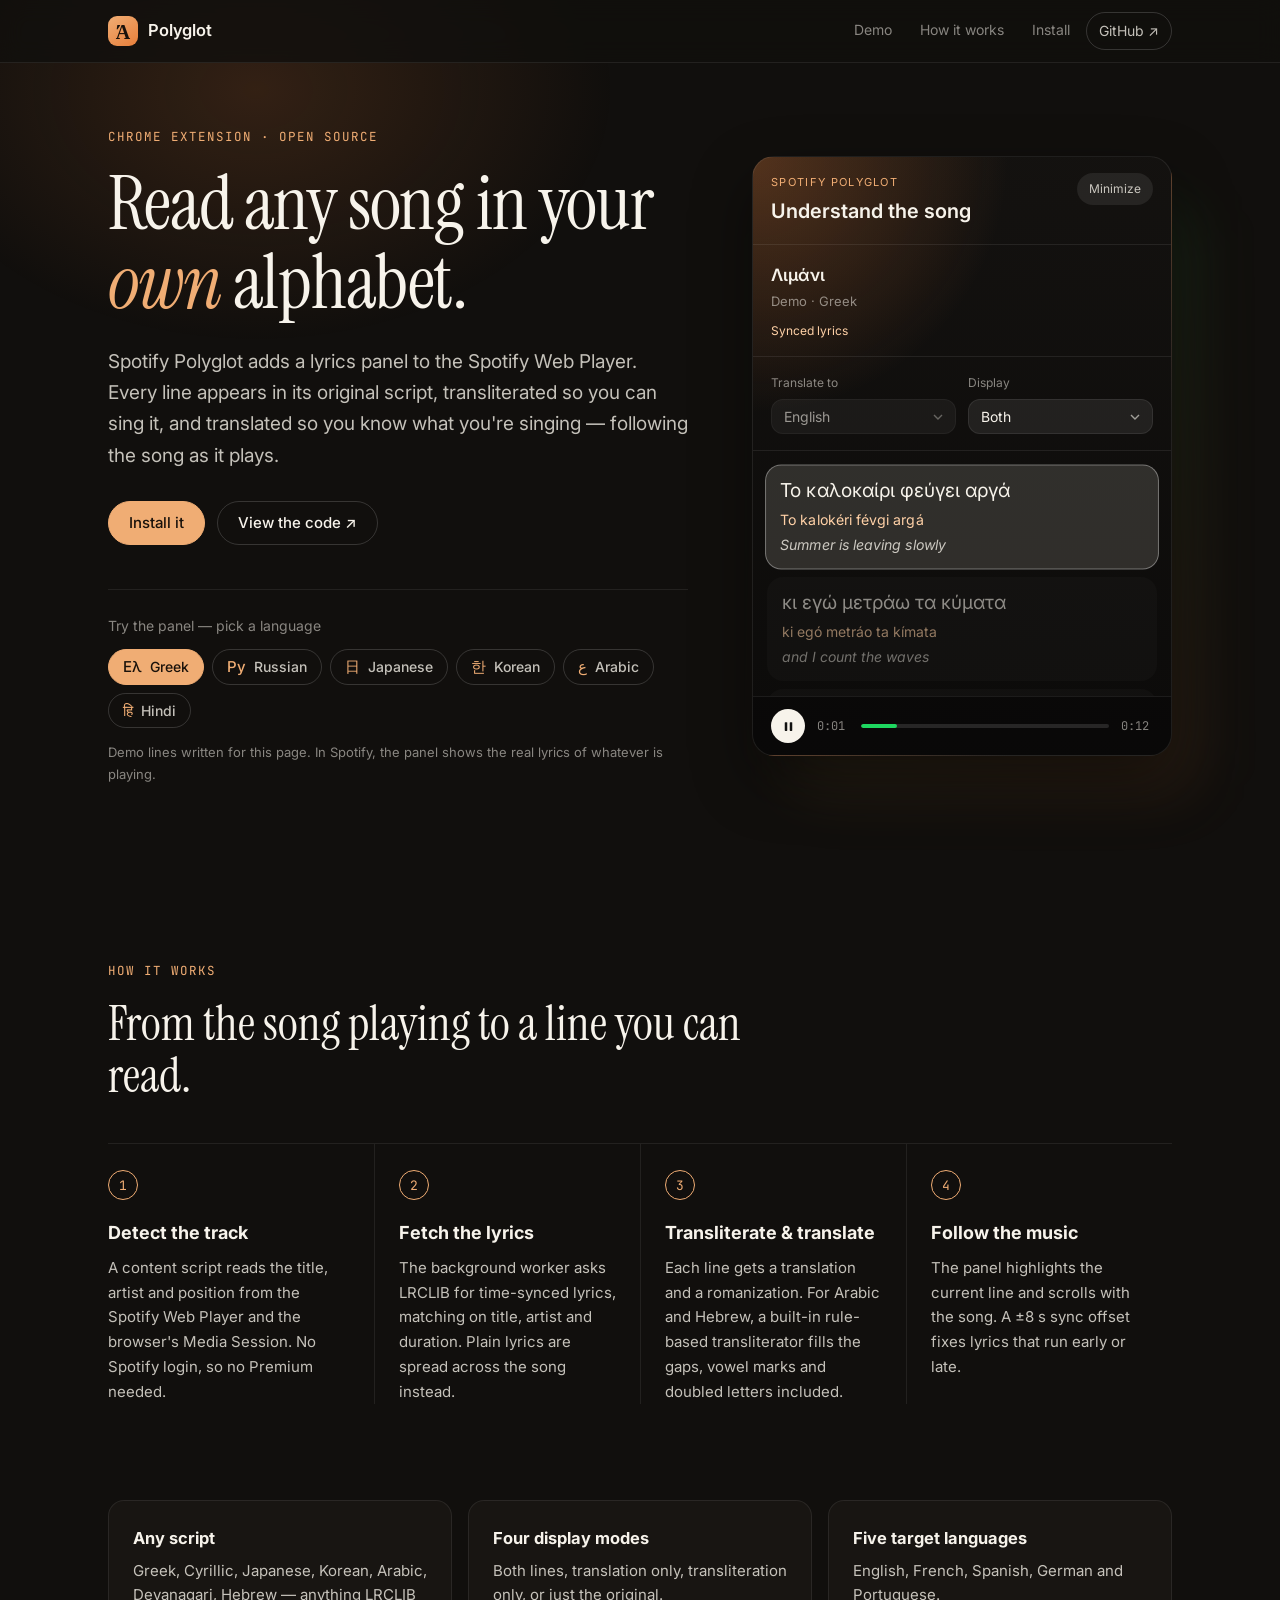
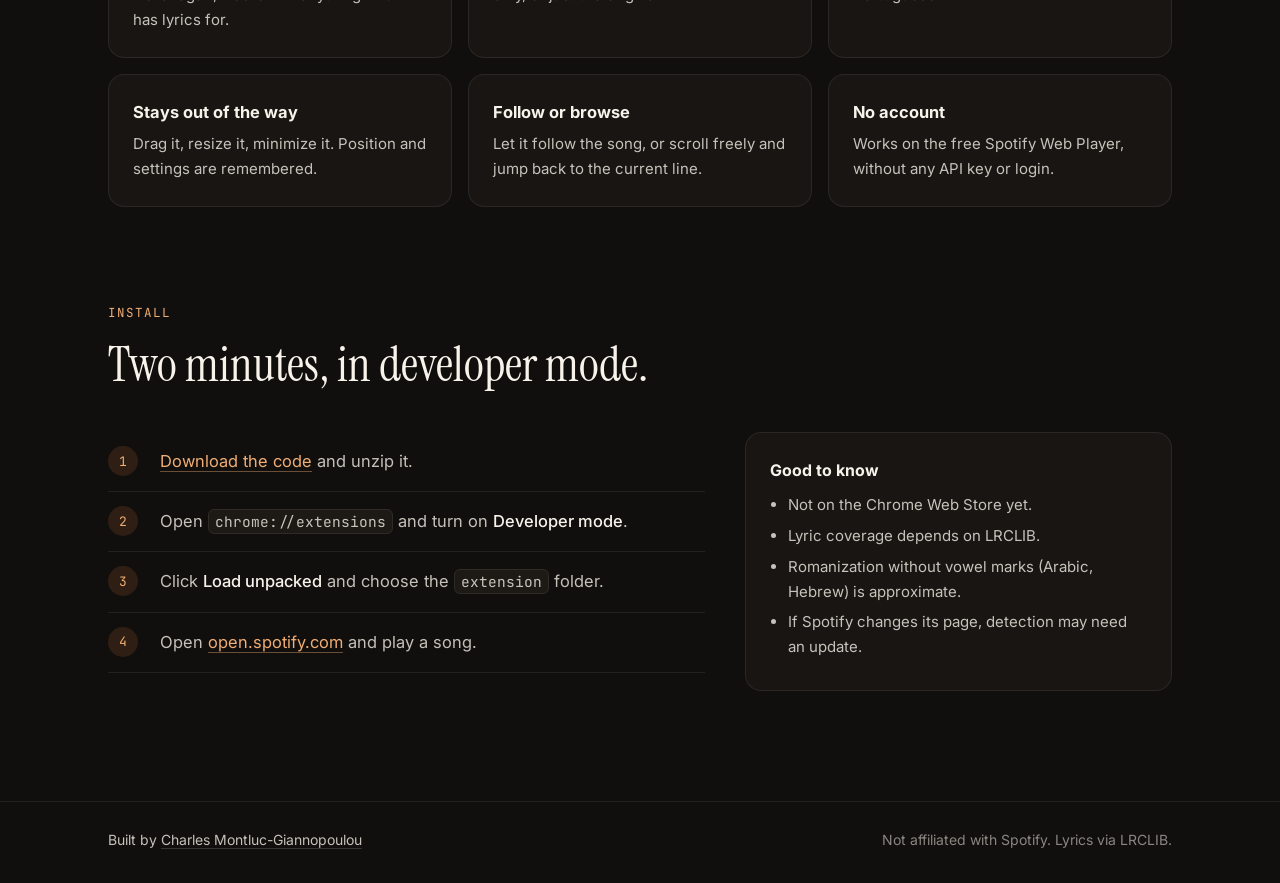
<file: index.html>
<!DOCTYPE html>
<html lang="en">
<head>
  <meta charset="utf-8">
  <meta name="viewport" content="width=device-width, initial-scale=1">
  <title>Spotify Polyglot Companion — read any song in your own alphabet</title>
  <meta name="description" content="A Chrome extension that shows Spotify lyrics in their original script, transliterated and translated, in sync with the music.">
  <meta name="theme-color" content="#110f0d">
  <meta property="og:title" content="Spotify Polyglot Companion">
  <meta property="og:description" content="Read any song in your own alphabet: original lyrics, transliteration and translation, synced to Spotify.">
  <meta property="og:type" content="website">
  <link rel="icon" href="favicon.svg" type="image/svg+xml">
  <link rel="preconnect" href="https://fonts.googleapis.com">
  <link rel="preconnect" href="https://fonts.gstatic.com" crossorigin>
  <link href="https://fonts.googleapis.com/css2?family=Instrument+Serif:ital@0;1&family=Inter:wght@400;500;600&family=JetBrains+Mono:wght@400;500&display=swap" rel="stylesheet">
  <link rel="stylesheet" href="style.css">
</head>
<body>
  <header class="topbar">
    <div class="wrap topbar-inner">
      <a class="brand" href="#top"><span class="brand-mark" aria-hidden="true">Ά</span> Polyglot</a>
      <nav class="nav" aria-label="Sections">
        <a href="#demo">Demo</a>
        <a href="#how">How it works</a>
        <a href="#install">Install</a>
        <a class="nav-gh" href="https://github.com/CharlesMontluc/spotify-polyglot-companion" target="_blank" rel="noopener">GitHub ↗</a>
      </nav>
    </div>
  </header>

  <main id="top">
    <!-- HERO + LIVE DEMO -->
    <section class="hero wrap" id="demo">
      <div class="hero-text">
        <p class="kicker">Chrome extension · open source</p>
        <h1>Read any song in your <em>own</em> alphabet.</h1>
        <p class="lede">
          Spotify Polyglot adds a lyrics panel to the Spotify Web Player. Every line appears in its original
          script, transliterated so you can sing it, and translated so you know what you're singing —
          following the song as it plays.
        </p>
        <div class="actions">
          <a class="btn btn-primary" href="#install">Install it</a>
          <a class="btn" href="https://github.com/CharlesMontluc/spotify-polyglot-companion" target="_blank" rel="noopener">View the code ↗</a>
        </div>

        <div class="try">
          <p class="try-label">Try the panel — pick a language</p>
          <div class="chips" role="tablist" aria-label="Demo language" data-chips></div>
          <p class="try-note">Demo lines written for this page. In Spotify, the panel shows the real lyrics of whatever is playing.</p>
        </div>
      </div>

      <!-- replica of the extension's overlay -->
      <div class="panel-stage">
        <section class="panel" aria-label="Demo of the Spotify Polyglot panel">
          <header class="panel-head">
            <div>
              <p class="panel-kicker">Spotify Polyglot</p>
              <h2 class="panel-title">Understand the song</h2>
            </div>
            <span class="panel-min" aria-hidden="true">Minimize</span>
          </header>

          <div class="panel-track">
            <p class="track-title" data-track-title>—</p>
            <p class="track-meta" data-track-meta>—</p>
            <p class="track-status" data-track-status>Synced lyrics</p>
          </div>

          <div class="panel-controls">
            <label class="ctl">
              <span>Translate to</span>
              <select disabled><option>English</option></select>
            </label>
            <label class="ctl">
              <span>Display</span>
              <select data-mode>
                <option value="both">Both</option>
                <option value="translation">Translation</option>
                <option value="transliteration">Transliteration</option>
                <option value="original">Original</option>
              </select>
            </label>
          </div>

          <ol class="panel-lines" data-lines aria-live="polite"></ol>

          <footer class="panel-player">
            <button class="play" type="button" data-play aria-label="Pause">
              <svg class="i-pause" viewBox="0 0 24 24" aria-hidden="true"><rect x="6" y="5" width="4" height="14" rx="1"/><rect x="14" y="5" width="4" height="14" rx="1"/></svg>
              <svg class="i-play" viewBox="0 0 24 24" aria-hidden="true"><path d="M7 5.5v13a1 1 0 0 0 1.5.86l10.5-6.5a1 1 0 0 0 0-1.72L8.5 4.64A1 1 0 0 0 7 5.5z"/></svg>
            </button>
            <span class="time" data-time>0:00</span>
            <div class="bar"><div class="bar-fill" data-bar></div></div>
            <span class="time" data-duration>0:00</span>
          </footer>
        </section>
      </div>
    </section>

    <!-- HOW IT WORKS -->
    <section class="section wrap" id="how">
      <header class="section-head">
        <p class="kicker">How it works</p>
        <h2>From the song playing to a line you can read.</h2>
      </header>
      <ol class="steps">
        <li>
          <span class="step-n">1</span>
          <h3>Detect the track</h3>
          <p>A content script reads the title, artist and position from the Spotify Web Player and the browser's Media Session. No Spotify login, so no Premium needed.</p>
        </li>
        <li>
          <span class="step-n">2</span>
          <h3>Fetch the lyrics</h3>
          <p>The background worker asks LRCLIB for time-synced lyrics, matching on title, artist and duration. Plain lyrics are spread across the song instead.</p>
        </li>
        <li>
          <span class="step-n">3</span>
          <h3>Transliterate &amp; translate</h3>
          <p>Each line gets a translation and a romanization. For Arabic and Hebrew, a built-in rule-based transliterator fills the gaps, vowel marks and doubled letters included.</p>
        </li>
        <li>
          <span class="step-n">4</span>
          <h3>Follow the music</h3>
          <p>The panel highlights the current line and scrolls with the song. A ±8&nbsp;s sync offset fixes lyrics that run early or late.</p>
        </li>
      </ol>
    </section>

    <!-- FEATURES -->
    <section class="section wrap">
      <div class="features">
        <div><h3>Any script</h3><p>Greek, Cyrillic, Japanese, Korean, Arabic, Devanagari, Hebrew — anything LRCLIB has lyrics for.</p></div>
        <div><h3>Four display modes</h3><p>Both lines, translation only, transliteration only, or just the original.</p></div>
        <div><h3>Five target languages</h3><p>English, French, Spanish, German and Portuguese.</p></div>
        <div><h3>Stays out of the way</h3><p>Drag it, resize it, minimize it. Position and settings are remembered.</p></div>
        <div><h3>Follow or browse</h3><p>Let it follow the song, or scroll freely and jump back to the current line.</p></div>
        <div><h3>No account</h3><p>Works on the free Spotify Web Player, without any API key or login.</p></div>
      </div>
    </section>

    <!-- GALLERY: shown only once screenshots exist in examples/ -->
    <section class="section wrap gallery-section" id="examples" hidden>
      <header class="section-head">
        <p class="kicker">In action</p>
        <h2>On real songs.</h2>
      </header>
      <div class="gallery" data-gallery></div>
    </section>

    <!-- INSTALL -->
    <section class="section wrap" id="install">
      <header class="section-head">
        <p class="kicker">Install</p>
        <h2>Two minutes, in developer mode.</h2>
      </header>
      <div class="install">
        <ol class="install-steps">
          <li><a href="https://github.com/CharlesMontluc/spotify-polyglot-companion/archive/refs/heads/main.zip">Download the code</a> and unzip it.</li>
          <li>Open <code>chrome://extensions</code> and turn on <strong>Developer mode</strong>.</li>
          <li>Click <strong>Load unpacked</strong> and choose the <code>extension</code> folder.</li>
          <li>Open <a href="https://open.spotify.com" target="_blank" rel="noopener">open.spotify.com</a> and play a song.</li>
        </ol>
        <aside class="limits">
          <h3>Good to know</h3>
          <ul>
            <li>Not on the Chrome Web Store yet.</li>
            <li>Lyric coverage depends on LRCLIB.</li>
            <li>Romanization without vowel marks (Arabic, Hebrew) is approximate.</li>
            <li>If Spotify changes its page, detection may need an update.</li>
          </ul>
        </aside>
      </div>
    </section>
  </main>

  <footer class="footer">
    <div class="wrap footer-inner">
      <span>Built by <a href="https://charlesmontluc.github.io">Charles Montluc-Giannopoulou</a></span>
      <span class="muted">Not affiliated with Spotify. Lyrics via LRCLIB.</span>
    </div>
  </footer>

  <script src="demo.js" defer></script>

  <!-- privacy-friendly visit counter: https://charlesmontluc.goatcounter.com -->
  <script data-goatcounter="https://charlesmontluc.goatcounter.com/count" async src="//gc.zgo.at/count.js"></script>
</body>
</html>
</file>
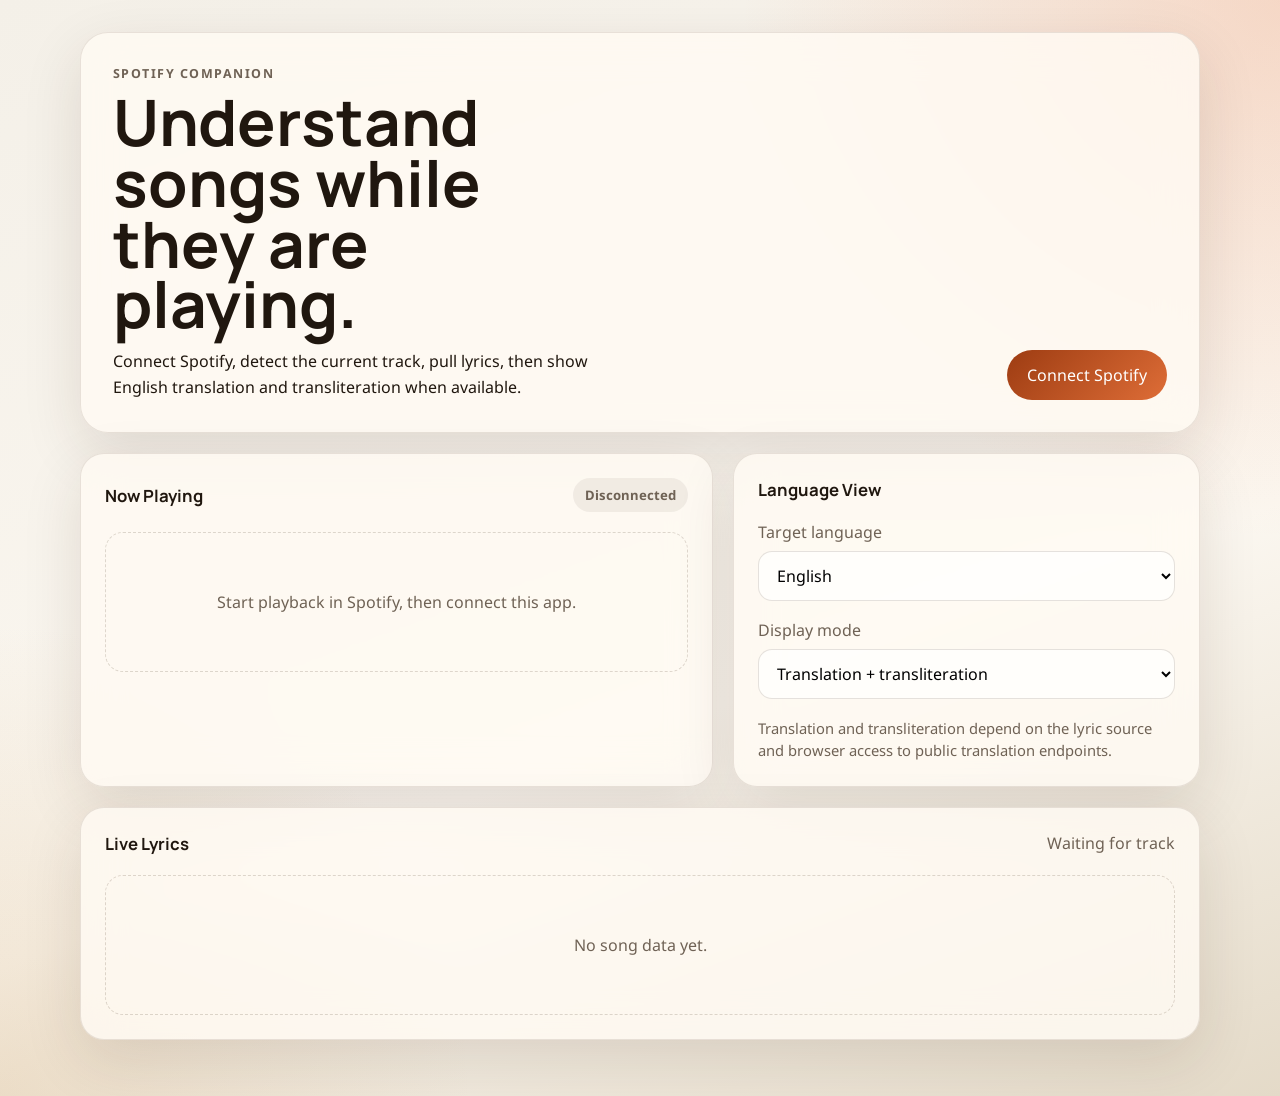
<file: prototype/index.html>
<!DOCTYPE html>
<html lang="en">
  <head>
    <meta charset="UTF-8" />
    <meta name="viewport" content="width=device-width, initial-scale=1.0" />
    <title>Spotify Polyglot Companion</title>
    <link rel="preconnect" href="https://fonts.googleapis.com" />
    <link rel="preconnect" href="https://fonts.gstatic.com" crossorigin />
    <link
      href="https://fonts.googleapis.com/css2?family=Manrope:wght@400;500;700;800&family=Noto+Sans:wght@400;600;700&display=swap"
      rel="stylesheet"
    />
    <link rel="stylesheet" href="./styles.css" />
  </head>
  <body>
    <div class="app-shell">
      <header class="hero">
        <div>
          <p class="eyebrow">Spotify Companion</p>
          <h1>Understand songs while they are playing.</h1>
          <p class="lede">
            Connect Spotify, detect the current track, pull lyrics, then show
            English translation and transliteration when available.
          </p>
        </div>
        <div class="hero-actions">
          <button id="loginButton" class="primary">Connect Spotify</button>
          <button id="logoutButton" class="secondary" hidden>Disconnect</button>
        </div>
      </header>

      <main class="dashboard">
        <section class="panel now-playing">
          <div class="panel-header">
            <h2>Now Playing</h2>
            <span id="connectionBadge" class="badge">Disconnected</span>
          </div>
          <div id="trackState" class="track-empty">
            Start playback in Spotify, then connect this app.
          </div>
        </section>

        <section class="panel controls">
          <div class="panel-header">
            <h2>Language View</h2>
          </div>
          <form id="preferencesForm">
            <label>
              <span>Target language</span>
              <select id="targetLanguage">
                <option value="en" selected>English</option>
                <option value="fr">French</option>
                <option value="es">Spanish</option>
                <option value="de">German</option>
                <option value="pt">Portuguese</option>
              </select>
            </label>
            <label>
              <span>Display mode</span>
              <select id="displayMode">
                <option value="both" selected>Translation + transliteration</option>
                <option value="translation">Translation only</option>
                <option value="transliteration">Transliteration only</option>
                <option value="original">Original only</option>
              </select>
            </label>
          </form>
          <p class="hint">
            Translation and transliteration depend on the lyric source and
            browser access to public translation endpoints.
          </p>
        </section>

        <section class="panel lyrics">
          <div class="panel-header">
            <h2>Live Lyrics</h2>
            <span id="lyricsStatus" class="subtle">Waiting for track</span>
          </div>
          <div id="lyricsContainer" class="lyrics-empty">
            No song data yet.
          </div>
        </section>
      </main>
    </div>

    <template id="trackTemplate">
      <article class="track-card">
        <img class="album-art" alt="" />
        <div class="track-meta">
          <p class="track-title"></p>
          <p class="track-artist"></p>
          <p class="track-album"></p>
          <div class="progress-row">
            <span class="progress-current"></span>
            <div class="progress-bar">
              <span class="progress-fill"></span>
            </div>
            <span class="progress-total"></span>
          </div>
        </div>
      </article>
    </template>

    <template id="lyricLineTemplate">
      <article class="lyric-line">
        <p class="line-original"></p>
        <p class="line-transliteration"></p>
        <p class="line-translation"></p>
      </article>
    </template>

    <script type="module" src="./app.js"></script>
  </body>
</html>
</file>
<file: style.css>
:root {
  --bg: #110f0d;
  --bg-soft: #181512;
  --surface: #1d1a16;
  --line: rgba(255, 255, 255, .08);
  --line-strong: rgba(255, 255, 255, .16);
  --text: #f7f3eb;
  --text-soft: rgba(247, 243, 235, .78);
  --muted: rgba(247, 243, 235, .52);
  --accent: #f0ad74;
  --accent-deep: #e77f3a;
  --accent-soft: #ffd1a7;
  --wash: rgba(231, 127, 58, .14);

  --display: "Instrument Serif", "Times New Roman", serif;
  --body: "Inter", system-ui, -apple-system, "Segoe UI", sans-serif;
  --mono: "JetBrains Mono", ui-monospace, Menlo, monospace;
  --ease: cubic-bezier(.2, .7, .2, 1);
}

*, *::before, *::after { box-sizing: border-box; }
html { scroll-behavior: smooth; scroll-padding-top: 72px; }
body {
  margin: 0;
  background: var(--bg);
  color: var(--text);
  font: 16.5px/1.65 var(--body);
  -webkit-font-smoothing: antialiased;
}
body::before {
  content: "";
  position: fixed;
  inset: -30vh auto auto -20vw;
  width: 80vw;
  height: 80vh;
  background: radial-gradient(closest-side, rgba(231, 127, 58, .16), transparent 70%);
  pointer-events: none;
  z-index: -1;
}
::selection { background: var(--accent); color: var(--bg); }
a { color: inherit; text-decoration: none; }
a:focus-visible, button:focus-visible, select:focus-visible {
  outline: 2px solid var(--accent);
  outline-offset: 3px;
  border-radius: 6px;
}
code {
  font-family: var(--mono);
  font-size: .88em;
  padding: 2px 6px;
  border-radius: 6px;
  background: var(--surface);
  border: 1px solid var(--line);
}
.wrap { max-width: 1120px; margin: 0 auto; padding: 0 28px; }
.muted { color: var(--muted); }

/* top bar */
.topbar {
  position: sticky;
  top: 0;
  z-index: 20;
  background: color-mix(in srgb, var(--bg) 80%, transparent);
  backdrop-filter: blur(12px);
  -webkit-backdrop-filter: blur(12px);
  border-bottom: 1px solid var(--line);
}
.topbar-inner { display: flex; align-items: center; height: 62px; gap: 24px; }
.brand { display: flex; align-items: center; gap: 10px; font-weight: 600; letter-spacing: -.01em; }
.brand-mark {
  display: grid;
  place-items: center;
  width: 30px;
  height: 30px;
  border-radius: 9px;
  background: linear-gradient(145deg, var(--accent), var(--accent-deep));
  color: #1a120b;
  font-family: var(--display);
  font-size: 20px;
}
.nav { margin-left: auto; display: flex; gap: 4px; }
.nav a { font-size: 14px; color: var(--muted); padding: 6px 12px; border-radius: 999px; transition: color .2s, background-color .2s; }
.nav a:hover { color: var(--text); background: var(--wash); }
.nav-gh { color: var(--text-soft) !important; border: 1px solid var(--line-strong); }

/* shared */
.kicker {
  font-family: var(--mono);
  font-size: 12.5px;
  letter-spacing: .08em;
  text-transform: uppercase;
  color: var(--accent);
  margin: 0 0 16px;
}
.btn {
  display: inline-flex;
  align-items: center;
  height: 44px;
  padding: 0 20px;
  border-radius: 999px;
  border: 1px solid var(--line-strong);
  font-weight: 500;
  font-size: 15px;
  transition: transform .2s var(--ease), background-color .2s, border-color .2s;
}
.btn:hover { transform: translateY(-1px); border-color: var(--text-soft); }
.btn-primary { background: var(--accent); border-color: var(--accent); color: #1a120b; }
.btn-primary:hover { background: var(--accent-soft); border-color: var(--accent-soft); }

/* hero */
.hero {
  display: grid;
  grid-template-columns: minmax(0, 1fr) 420px;
  gap: 64px;
  align-items: center;
  padding-top: 64px;
  padding-bottom: 80px;
}
h1 {
  font-family: var(--display);
  font-weight: 400;
  font-size: clamp(44px, 6vw, 76px);
  line-height: 1.04;
  letter-spacing: -.015em;
  margin: 0;
}
h1 em { color: var(--accent); }
.lede { font-size: 19px; color: var(--text-soft); max-width: 34em; margin: 24px 0 0; }
.actions { display: flex; flex-wrap: wrap; gap: 12px; margin-top: 30px; }

.try { margin-top: 44px; padding-top: 24px; border-top: 1px solid var(--line); }
.try-label { margin: 0 0 12px; font-size: 14px; color: var(--muted); }
.chips { display: flex; flex-wrap: wrap; gap: 8px; }
.chip {
  display: inline-flex;
  align-items: baseline;
  gap: 8px;
  padding: 7px 14px;
  border-radius: 999px;
  border: 1px solid var(--line-strong);
  background: transparent;
  color: var(--text-soft);
  font: 500 14px var(--body);
  cursor: pointer;
  transition: background-color .2s, color .2s, border-color .2s;
}
.chip .glyph { font-size: 15px; color: var(--accent); }
.chip:hover { border-color: var(--text-soft); color: var(--text); }
.chip[aria-selected="true"] { background: var(--accent); border-color: var(--accent); color: #1a120b; }
.chip[aria-selected="true"] .glyph { color: #1a120b; }
.try-note { margin: 14px 0 0; font-size: 13px; color: var(--muted); }

/* panel replica (mirrors extension/content.css) */
.panel-stage { position: relative; }
.panel-stage::before {
  content: "";
  position: absolute;
  inset: 8% -6% -6% 8%;
  border-radius: 30px;
  background: linear-gradient(160deg, rgba(30, 215, 96, .10), rgba(231, 127, 58, .12));
  filter: blur(30px);
  z-index: -1;
}
.panel {
  display: grid;
  grid-template-rows: auto auto auto minmax(0, 1fr) auto;
  height: 600px;
  border: 1px solid var(--line);
  border-radius: 22px;
  overflow: hidden;
  background:
    radial-gradient(circle at top left, rgba(231, 127, 58, .30), transparent 35%),
    linear-gradient(180deg, rgba(20, 18, 16, .98), rgba(12, 11, 10, .98));
  box-shadow: 0 24px 60px rgba(0, 0, 0, .45);
  font-family: "Segoe UI", var(--body);
}
.panel-head, .panel-track, .panel-controls { padding: 16px 18px; }
.panel-head { display: flex; justify-content: space-between; align-items: flex-start; border-bottom: 1px solid var(--line); }
.panel-kicker { margin: 0; font-size: 11px; letter-spacing: .12em; text-transform: uppercase; color: var(--accent); }
.panel-title { margin: 4px 0 0; font-size: 20px; font-weight: 600; }
.panel-min {
  font-size: 12px;
  padding: 6px 12px;
  border-radius: 999px;
  background: rgba(255, 255, 255, .08);
  color: var(--text-soft);
}
.panel-track { border-bottom: 1px solid var(--line); }
.track-title { margin: 0; font-size: 17px; font-weight: 600; }
.track-meta { margin: 2px 0 0; font-size: 13px; color: var(--muted); }
.track-status { margin: 8px 0 0; font-size: 12px; color: var(--accent-soft); }
.panel-controls { display: grid; grid-template-columns: 1fr 1fr; gap: 12px; border-bottom: 1px solid var(--line); }
.ctl { display: grid; gap: 6px; font-size: 12px; color: var(--muted); }
.ctl select {
  appearance: none;
  -webkit-appearance: none;
  width: 100%;
  padding: 8px 30px 8px 12px;
  border-radius: 12px;
  border: 1px solid var(--line);
  background: rgba(255, 255, 255, .08) url("data:image/svg+xml,%3Csvg xmlns='http://www.w3.org/2000/svg' width='10' height='6'%3E%3Cpath d='M1 1l4 4 4-4' fill='none' stroke='%23f7f3eb' stroke-opacity='.6' stroke-width='1.4'/%3E%3C/svg%3E") no-repeat right 12px center;
  color: var(--text);
  font: 14px var(--body);
  cursor: pointer;
}
.ctl select:disabled { opacity: .6; cursor: default; }
.ctl select option { background: #1d1a16; }

.panel-lines {
  list-style: none;
  margin: 0;
  padding: 14px 14px 30px;
  overflow-y: auto;
  scroll-behavior: smooth;
  scrollbar-width: thin;
  scrollbar-color: rgba(255, 255, 255, .15) transparent;
}
.line {
  padding: 12px 14px;
  margin-bottom: 8px;
  border-radius: 16px;
  border: 1px solid transparent;
  background: rgba(255, 255, 255, .04);
  cursor: pointer;
  opacity: .55;
  transition: opacity .35s var(--ease), background-color .35s, border-color .35s, transform .35s var(--ease);
}
.line:hover { opacity: .85; }
.line.active {
  opacity: 1;
  background: rgba(255, 244, 230, .14);
  border-color: rgba(255, 255, 255, .35);
  transform: scale(1.01);
}
.line p { margin: 0; }
.l-orig { font-size: 19px; line-height: 1.35; }
.line[dir="rtl"] .l-orig { text-align: right; }
.l-translit { margin-top: 4px !important; font-size: 14px; color: var(--accent-soft); }
.l-trans { margin-top: 2px !important; font-size: 14px; color: var(--text-soft); font-style: italic; }
.panel[data-mode="translation"] .l-translit,
.panel[data-mode="transliteration"] .l-trans,
.panel[data-mode="original"] .l-translit,
.panel[data-mode="original"] .l-trans { display: none; }

.panel-player {
  display: flex;
  align-items: center;
  gap: 12px;
  padding: 12px 18px;
  border-top: 1px solid var(--line);
  background: rgba(0, 0, 0, .25);
}
.play {
  display: grid;
  place-items: center;
  flex: none;
  width: 34px;
  height: 34px;
  border-radius: 50%;
  border: 0;
  background: var(--text);
  color: #111;
  cursor: pointer;
  transition: transform .2s var(--ease);
}
.play:hover { transform: scale(1.06); }
.play svg { width: 15px; height: 15px; fill: currentColor; }
.play .i-play { display: none; }
.play.paused .i-play { display: block; }
.play.paused .i-pause { display: none; }
.time { font: 12px var(--mono); color: var(--muted); min-width: 32px; }
.bar { flex: 1; height: 4px; border-radius: 4px; background: rgba(255, 255, 255, .12); overflow: hidden; }
.bar-fill { height: 100%; width: 0; background: #1ed760; border-radius: 4px; }

/* sections */
.section { padding-top: 96px; }
.section-head { max-width: 640px; margin-bottom: 40px; }
.section-head h2 {
  font-family: var(--display);
  font-weight: 400;
  font-size: clamp(34px, 4vw, 48px);
  line-height: 1.1;
  margin: 0;
}

.steps {
  list-style: none;
  margin: 0;
  padding: 0;
  display: grid;
  grid-template-columns: repeat(4, minmax(0, 1fr));
  gap: 0;
  border-top: 1px solid var(--line);
}
.steps li { position: relative; padding: 26px 24px 0 0; }
.steps li + li { padding-left: 24px; border-left: 1px solid var(--line); }
.step-n {
  display: grid;
  place-items: center;
  width: 30px;
  height: 30px;
  border-radius: 50%;
  border: 1px solid var(--accent);
  color: var(--accent);
  font: 13px var(--mono);
  margin-bottom: 18px;
}
.steps h3 { font-size: 18px; margin: 0 0 8px; }
.steps p { margin: 0; color: var(--text-soft); font-size: 15px; }

.features {
  display: grid;
  grid-template-columns: repeat(3, minmax(0, 1fr));
  gap: 16px;
}
.features div {
  padding: 24px;
  border-radius: 16px;
  border: 1px solid var(--line);
  background: var(--bg-soft);
}
.features h3 { margin: 0 0 6px; font-size: 16.5px; }
.features p { margin: 0; color: var(--text-soft); font-size: 15px; }

.gallery { display: grid; grid-template-columns: repeat(2, minmax(0, 1fr)); gap: 20px; }
.gallery figure { margin: 0; }
.gallery img { width: 100%; border-radius: 16px; border: 1px solid var(--line); display: block; }
.gallery figcaption { margin-top: 10px; font-size: 14px; color: var(--muted); }

.install { display: grid; grid-template-columns: minmax(0, 1.4fr) minmax(0, 1fr); gap: 40px; align-items: start; }
.install-steps { margin: 0; padding: 0; list-style: none; counter-reset: s; }
.install-steps li {
  counter-increment: s;
  position: relative;
  padding: 16px 0 16px 52px;
  border-bottom: 1px solid var(--line);
  color: var(--text-soft);
}
.install-steps li::before {
  content: counter(s);
  position: absolute;
  left: 0;
  top: 14px;
  width: 30px;
  height: 30px;
  display: grid;
  place-items: center;
  border-radius: 50%;
  background: var(--wash);
  color: var(--accent);
  font: 13px var(--mono);
}
.install-steps a { color: var(--accent); border-bottom: 1px solid rgba(240, 173, 116, .4); }
.install-steps strong { color: var(--text); font-weight: 500; }
.limits { padding: 24px; border-radius: 16px; border: 1px solid var(--line); background: var(--bg-soft); }
.limits h3 { margin: 0 0 10px; font-size: 16px; }
.limits ul { margin: 0; padding-left: 18px; color: var(--text-soft); font-size: 15px; }
.limits li { margin-bottom: 6px; }

.footer { margin-top: 110px; border-top: 1px solid var(--line); }
.footer-inner { display: flex; justify-content: space-between; gap: 16px; padding-top: 26px; padding-bottom: 32px; font-size: 14px; color: var(--text-soft); }
.footer a { border-bottom: 1px solid var(--line-strong); }
.footer a:hover { color: var(--accent); }

@media (prefers-reduced-motion: reduce) {
  html, .panel-lines { scroll-behavior: auto; }
  * { transition-duration: 0s !important; }
}

@media (max-width: 960px) {
  .hero { grid-template-columns: 1fr; gap: 48px; padding-top: 44px; }
  .panel-stage { max-width: 460px; }
  .steps { grid-template-columns: 1fr 1fr; row-gap: 30px; }
  .steps li:nth-child(3) { padding-left: 0; border-left: 0; }
  .features { grid-template-columns: 1fr 1fr; }
  .install { grid-template-columns: 1fr; }
}
@media (max-width: 620px) {
  .wrap { padding-left: 20px; padding-right: 20px; }
  .nav a:not(.nav-gh) { display: none; }
  .panel { height: 540px; }
  .steps, .features, .gallery { grid-template-columns: 1fr; }
  .steps li, .steps li + li { padding-left: 0; border-left: 0; }
  .footer-inner { flex-direction: column; gap: 4px; }
}
</file>
<file: prototype/styles.css>
:root {
  color-scheme: light;
  --bg: #f4f0e8;
  --bg-accent: #e4dac8;
  --panel: rgba(255, 250, 243, 0.82);
  --panel-border: rgba(73, 53, 32, 0.12);
  --text: #20170f;
  --muted: #6f6255;
  --strong: #9d3c12;
  --strong-dark: #6a2207;
  --success: #1c8b56;
  --shadow: 0 20px 60px rgba(54, 34, 16, 0.12);
}

* {
  box-sizing: border-box;
}

body {
  margin: 0;
  min-height: 100vh;
  font-family: "Noto Sans", sans-serif;
  color: var(--text);
  background:
    radial-gradient(circle at top right, rgba(238, 117, 64, 0.22), transparent 32%),
    radial-gradient(circle at bottom left, rgba(197, 148, 83, 0.22), transparent 28%),
    linear-gradient(160deg, var(--bg), #fbf7f0 62%, var(--bg-accent));
}

.app-shell {
  width: min(1120px, calc(100% - 32px));
  margin: 0 auto;
  padding: 32px 0 56px;
}

.hero,
.panel {
  backdrop-filter: blur(20px);
  background: var(--panel);
  border: 1px solid var(--panel-border);
  box-shadow: var(--shadow);
}

.hero {
  display: flex;
  justify-content: space-between;
  gap: 24px;
  align-items: end;
  border-radius: 28px;
  padding: 32px;
}

.eyebrow,
.badge,
.subtle,
.hint,
label span,
.track-album,
.track-artist {
  color: var(--muted);
}

.eyebrow {
  margin: 0 0 10px;
  text-transform: uppercase;
  letter-spacing: 0.12em;
  font-size: 0.78rem;
  font-weight: 700;
}

h1,
h2,
.track-title {
  font-family: "Manrope", sans-serif;
}

h1 {
  margin: 0;
  font-size: clamp(2.4rem, 5vw, 4.4rem);
  line-height: 0.95;
  max-width: 11ch;
}

.lede {
  margin: 14px 0 0;
  max-width: 56ch;
  line-height: 1.6;
}

.hero-actions {
  display: flex;
  gap: 12px;
  flex-wrap: wrap;
}

button,
select {
  font: inherit;
}

button {
  border: 0;
  border-radius: 999px;
  padding: 14px 20px;
  cursor: pointer;
  transition: transform 160ms ease, opacity 160ms ease, background 160ms ease;
}

button:hover {
  transform: translateY(-1px);
}

button.primary {
  background: linear-gradient(135deg, var(--strong), #de6d37);
  color: white;
}

button.secondary {
  background: rgba(32, 23, 15, 0.08);
  color: var(--text);
}

.dashboard {
  display: grid;
  grid-template-columns: 1.15fr 0.85fr;
  gap: 20px;
  margin-top: 20px;
}

.lyrics {
  grid-column: 1 / -1;
}

.panel {
  border-radius: 24px;
  padding: 24px;
}

.panel-header {
  display: flex;
  justify-content: space-between;
  gap: 12px;
  align-items: center;
  margin-bottom: 20px;
}

.panel-header h2 {
  margin: 0;
  font-size: 1.05rem;
}

.badge {
  border-radius: 999px;
  padding: 8px 12px;
  background: rgba(32, 23, 15, 0.06);
  font-size: 0.82rem;
  font-weight: 700;
}

.badge.connected {
  background: rgba(28, 139, 86, 0.12);
  color: var(--success);
}

.track-empty,
.lyrics-empty {
  min-height: 140px;
  display: grid;
  place-items: center;
  text-align: center;
  color: var(--muted);
  border: 1px dashed rgba(73, 53, 32, 0.18);
  border-radius: 18px;
  padding: 20px;
}

.track-card {
  display: grid;
  grid-template-columns: 120px 1fr;
  gap: 18px;
  align-items: center;
}

.album-art {
  width: 120px;
  aspect-ratio: 1;
  object-fit: cover;
  border-radius: 18px;
  box-shadow: 0 16px 36px rgba(0, 0, 0, 0.18);
}

.track-title {
  margin: 0;
  font-size: 1.5rem;
  font-weight: 800;
}

.track-artist,
.track-album {
  margin: 4px 0 0;
}

.progress-row {
  display: grid;
  grid-template-columns: auto 1fr auto;
  gap: 10px;
  align-items: center;
  margin-top: 16px;
  font-size: 0.9rem;
}

.progress-bar {
  height: 8px;
  border-radius: 999px;
  background: rgba(32, 23, 15, 0.08);
  overflow: hidden;
}

.progress-fill {
  display: block;
  height: 100%;
  width: 0;
  border-radius: inherit;
  background: linear-gradient(90deg, var(--strong), #f09d51);
}

form {
  display: grid;
  gap: 18px;
}

label {
  display: grid;
  gap: 8px;
}

select {
  width: 100%;
  border: 1px solid rgba(73, 53, 32, 0.14);
  border-radius: 14px;
  padding: 12px 14px;
  background: rgba(255, 255, 255, 0.68);
}

.hint {
  margin: 18px 0 0;
  line-height: 1.5;
  font-size: 0.92rem;
}

#lyricsContainer {
  display: grid;
  gap: 14px;
}

.lyric-line {
  padding: 16px 18px;
  border-radius: 18px;
  background: rgba(255, 255, 255, 0.62);
  border: 1px solid rgba(73, 53, 32, 0.08);
  transition: transform 160ms ease, background 160ms ease, border-color 160ms ease;
}

.lyric-line.active {
  transform: translateX(10px);
  background: rgba(238, 117, 64, 0.1);
  border-color: rgba(157, 60, 18, 0.28);
}

.lyric-line p {
  margin: 0;
}

.line-original {
  font-size: 1.02rem;
}

.line-transliteration,
.line-translation {
  margin-top: 8px;
  color: var(--muted);
}

.line-translation {
  color: var(--strong-dark);
}

@media (max-width: 860px) {
  .hero,
  .dashboard {
    grid-template-columns: 1fr;
    display: grid;
  }

  .hero {
    align-items: start;
  }

  .track-card {
    grid-template-columns: 1fr;
  }

  .album-art {
    width: min(220px, 100%);
  }
}
</file>
